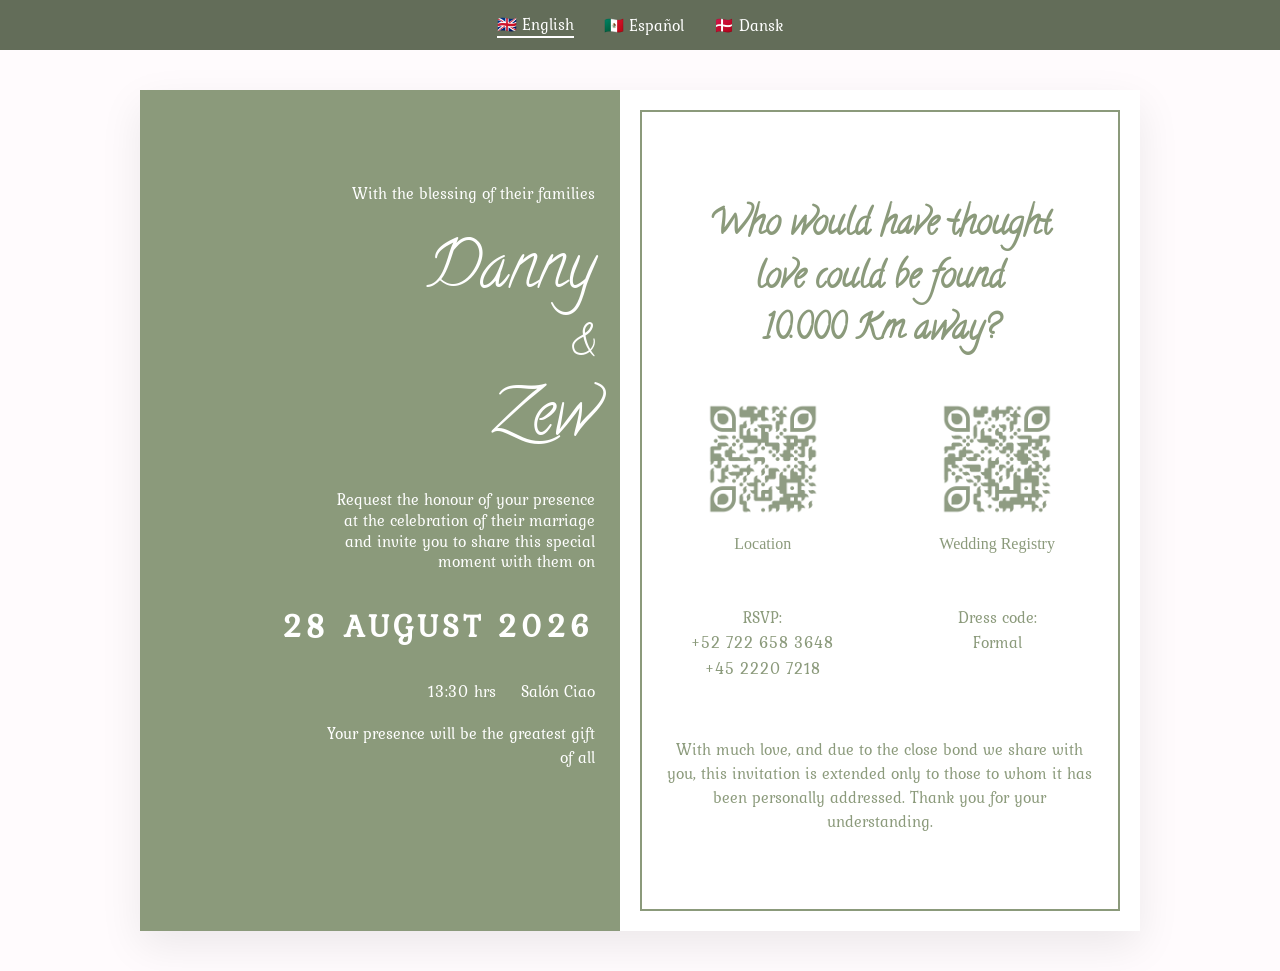
<file: index.html>
<!DOCTYPE html>
<html lang="en">
<head>
  <meta charset="UTF-8">
  <meta name="viewport" content="width=device-width, initial-scale=1.0">
  <title>Invitation</title>

  <!--  Your CSS file -->
  <link rel="stylesheet" href="styles.css">


</head>

<body>

  <div class="topnav">


  <!-- Language links -->
  <div class="nav-links" id="navLinks">
    <a href="index.html" class="active">
      <class="flag"> 🇬🇧 English
    </a>
    <a href="Español.html">
      <class="flag"> 🇲🇽 Español
    </a>
    <a href="Dansk.html">
      <class="flag"> 🇩🇰 Dansk
    </a>
  </div>

</head>

<body>


</div>


<script>
function toggleMenu() {
  document.getElementById("navLinks").classList.toggle("show");
}

</script>

<div class="card">

  <!-- LEFT -->
  <section class="left">
    <p class="intro">With the blessing of their families</p>

    <h1 class="names">
      Danny <span>&</span> Zew
    </h1>

    <p class="Request">
      Request the honour of your presence at the celebration of their marriage and invite you to share this special moment with them on
    </p>

    <h3 class="date">28 AUGUST 2026</h3>

    <p class="time">
      13:30 hrs &nbsp;&nbsp;&nbsp; Salón Ciao<br>
    </p>

    <p class="bottom">
      Your presence will be the greatest gift of all
    </p>
  </section>

  <!-- RIGHT -->
  <section class="right">
    <h2 class="quote">
      Who would have thought<br>
      love could be found<br>
      10.000 Km away?<br>
    </h2>
<div class="qr-row">

  <!-- Location -->
  <a href="https://www.google.com/maps/search/19.228065,+-99.549421?entry=tts&g_ep=EgoyMDI2MDMyNC4wIPu8ASoASAFQAw%3D%3D&skid=7c2e5774-79e9-4dad-acc8-8dc777362b14"
     target="_blank"
     class="qr-box">
    <img src="images/location-qr.png" class="qr-img" alt="Lokation QR">
    <p>Location</p>
  </a>

  <!-- Wedding Registry -->
  <a href="https://onskeskyen.dk/da/wishlists/gDbTXQRt3g6f5bCN"
     target="_blank"
     class="qr-box">
    <img src="images/wishlist-qr.png" class="qr-img" alt="Ønskeliste QR">
    <p>Wedding Registry</p>
  </a>

</div>


<div class="details">
  <p class="rsvp">
    RSVP: <br>
    +52 722 658 3648<br>
    +45 2220 7218
  </p>

  <p class="dress">
    Dress code:<br>
    Formal
  </p>


</div>

    <p class="footer">
      With much love, and due to the close bond we share with you,
      this invitation is extended only to those to whom it has been personally addressed.
      Thank you for your understanding.
    </p>
  </section>

</div>

</body>
</html>
</file>
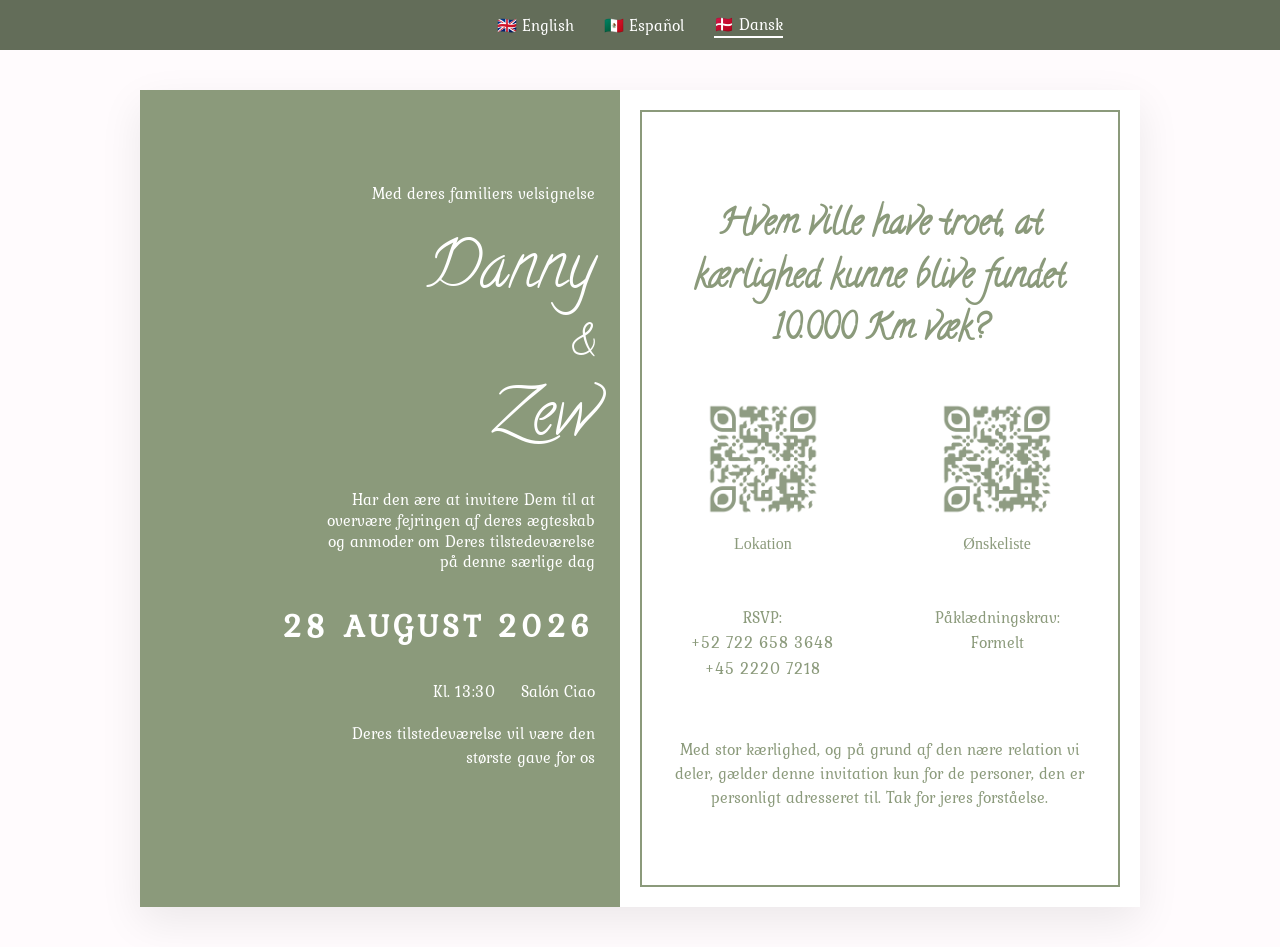
<file: Dansk.html>
<!DOCTYPE html>
<html lang="da">
<head>
  <meta charset="UTF-8">
  <meta name="viewport" content="width=device-width, initial-scale=1.0">
  <title>Invitation</title>

  <!--  Your CSS file -->
  <link rel="stylesheet" href="styles.css">


</head>

<body>

  <div class="topnav">


  <!-- Language links -->
  <div class="nav-links" id="navLinks">
    <a href="index.html">
      <class="flag"> 🇬🇧 English
    </a>
    <a href="Español.html">
      <class="flag"> 🇲🇽 Español
    </a>
    <a href="Dansk.html" class="active">
      <class="flag"> 🇩🇰 Dansk
    </a>
  </div>

</head>

<body>


</div>


<script>
function toggleMenu() {
  document.getElementById("navLinks").classList.toggle("show");
}

</script>

<div class="card">

  <!-- LEFT -->
  <section class="left">
    <p class="intro">Med deres familiers velsignelse</p>

    <h1 class="names">
      Danny <span>&</span> Zew
    </h1>

    <p class="Request">
      Har den ære at invitere Dem til at overvære fejringen af deres ægteskab
      og anmoder om Deres tilstedeværelse på denne særlige dag
    </p>

    <h3 class="date">28 AUGUST 2026</h3>

    <p class="time">
      Kl. 13:30 &nbsp;&nbsp;&nbsp; Salón Ciao<br>
    </p>

    <p class="bottom">
      Deres tilstedeværelse vil være den største gave for os
    </p>
  </section>

  <!-- RIGHT -->
  <section class="right">
    <h2 class="quote">
      Hvem ville have troet, at<br>
      kærlighed kunne blive fundet<br>
      10.000 Km væk?<br>
    </h2>
<div class="qr-row">

  <!-- Lokation -->
  <a href="https://www.google.com/maps/search/19.228065,+-99.549421?entry=tts&g_ep=EgoyMDI2MDMyNC4wIPu8ASoASAFQAw%3D%3D&skid=7c2e5774-79e9-4dad-acc8-8dc777362b14"
     target="_blank"
     class="qr-box">
    <img src="images/location-qr.png" class="qr-img" alt="Lokation QR">
    <p>Lokation</p>
  </a>

  <!-- Ønskeliste -->
  <a href="https://onskeskyen.dk/da/wishlists/gDbTXQRt3g6f5bCN"
     target="_blank"
     class="qr-box">
    <img src="images/wishlist-qr.png" class="qr-img" alt="Ønskeliste QR">
    <p>Ønskeliste</p>
  </a>

</div>


<div class="details">
  <p class="rsvp">
    RSVP:<br>
    +52 722 658 3648<br>
    +45 2220 7218
  </p>

  <p class="dress">
    Påklædningskrav:<br>
    Formelt
  </p>


</div>

    <p class="footer">
      Med stor kærlighed, og på grund af den nære relation vi deler,
      gælder denne invitation kun for de personer, den er personligt
      adresseret til. Tak for jeres forståelse.
    </p>
  </section>

</div>

</body>
</html>
</file>
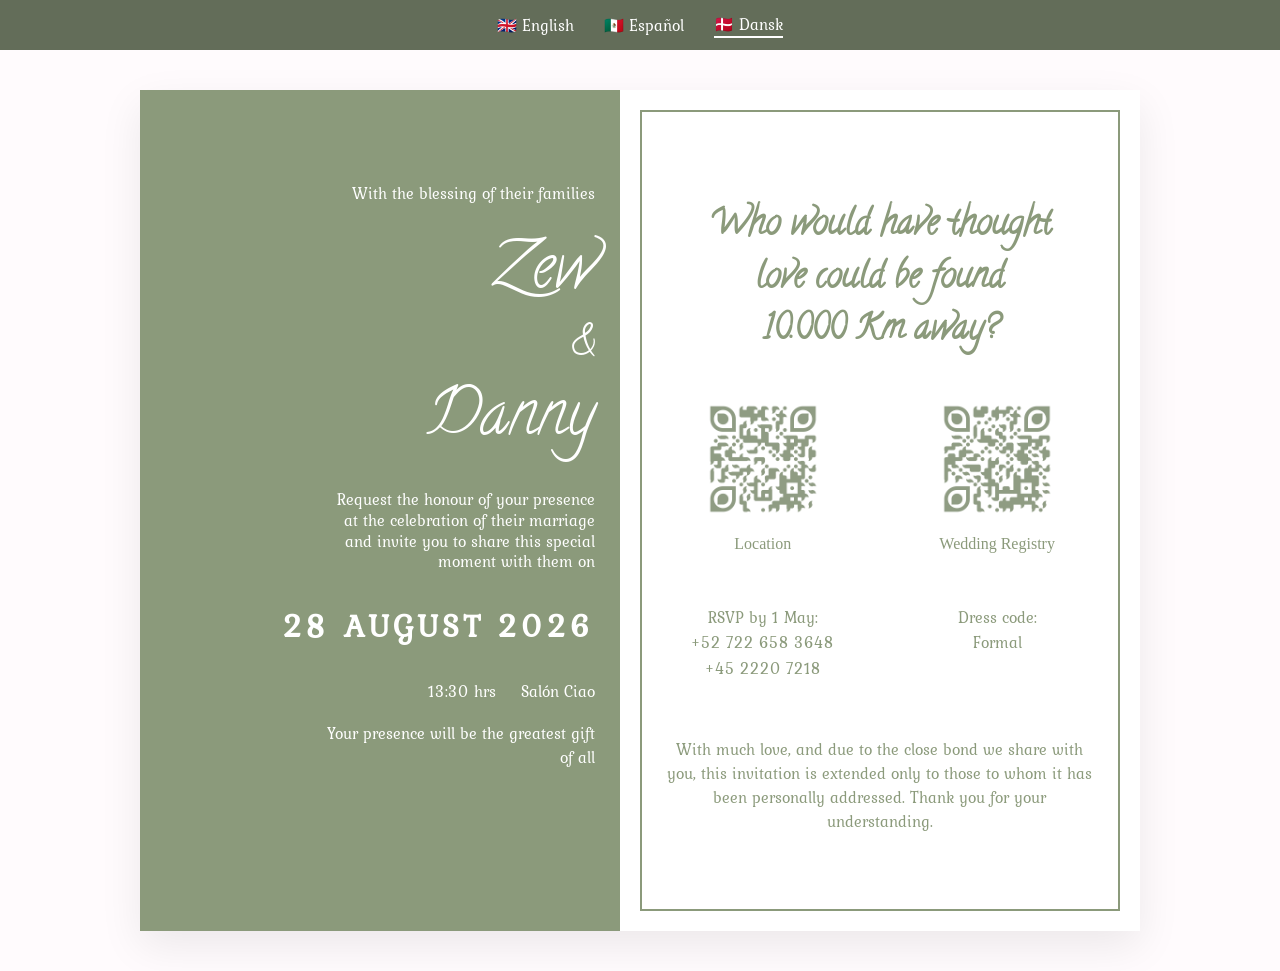
<file: English.html>
<!DOCTYPE html>
<html lang="en">
<head>
  <meta charset="UTF-8">
  <meta name="viewport" content="width=device-width, initial-scale=1.0">
  <title>Invitation</title>

  <!--  Your CSS file -->
  <link rel="stylesheet" href="styles.css">


</head>

<body>

  <div class="topnav">


  <!-- Language links -->
  <div class="nav-links" id="navLinks">
    <a href="index.html">
      <class="flag"> 🇬🇧 English
    </a>
    <a href="Español.html">
      <class="flag"> 🇲🇽 Español
    </a>
    <a href="Dansk.html" class="active">
      <class="flag"> 🇩🇰 Dansk
    </a>
  </div>

</head>

<body>


</div>


<script>
function toggleMenu() {
  document.getElementById("navLinks").classList.toggle("show");
}

</script>

<div class="card">

  <!-- LEFT -->
  <section class="left">
    <p class="intro">With the blessing of their families</p>

    <h1 class="names">
      Zew <span>&</span> Danny
    </h1>

    <p class="Request">
      Request the honour of your presence at the celebration of their marriage and invite you to share this special moment with them on
    </p>

    <h3 class="date">28 AUGUST 2026</h3>

    <p class="time">
      13:30 hrs &nbsp;&nbsp;&nbsp; Salón Ciao<br>
    </p>

    <p class="bottom">
      Your presence will be the greatest gift of all
    </p>
  </section>

  <!-- RIGHT -->
  <section class="right">
    <h2 class="quote">
      Who would have thought<br>
      love could be found<br>
      10.000 Km away?<br>
    </h2>
<div class="qr-row">

  <!-- Location -->
  <a href="https://www.google.com/maps/search/19.228065,+-99.549421?entry=tts&g_ep=EgoyMDI2MDMyNC4wIPu8ASoASAFQAw%3D%3D&skid=7c2e5774-79e9-4dad-acc8-8dc777362b14"
     target="_blank"
     class="qr-box">
    <img src="images/location-qr.png" class="qr-img" alt="Lokation QR">
    <p>Location</p>
  </a>

  <!-- Wedding Registry -->
  <a href="https://onskeskyen.dk/da/wishlists/gDbTXQRt3g6f5bCN"
     target="_blank"
     class="qr-box">
    <img src="images/wishlist-qr.png" class="qr-img" alt="Ønskeliste QR">
    <p>Wedding Registry</p>
  </a>

</div>


<div class="details">
  <p class="rsvp">
    RSVP  by  1  May:<br>
    +52 722 658 3648<br>
    +45 2220 7218
  </p>

  <p class="dress">
    Dress code:<br>
    Formal
  </p>


</div>

    <p class="footer">
      With much love, and due to the close bond we share with you,
      this invitation is extended only to those to whom it has been personally addressed.
      Thank you for your understanding.
    </p>
  </section>

</div>

</body>
</html>
</file>
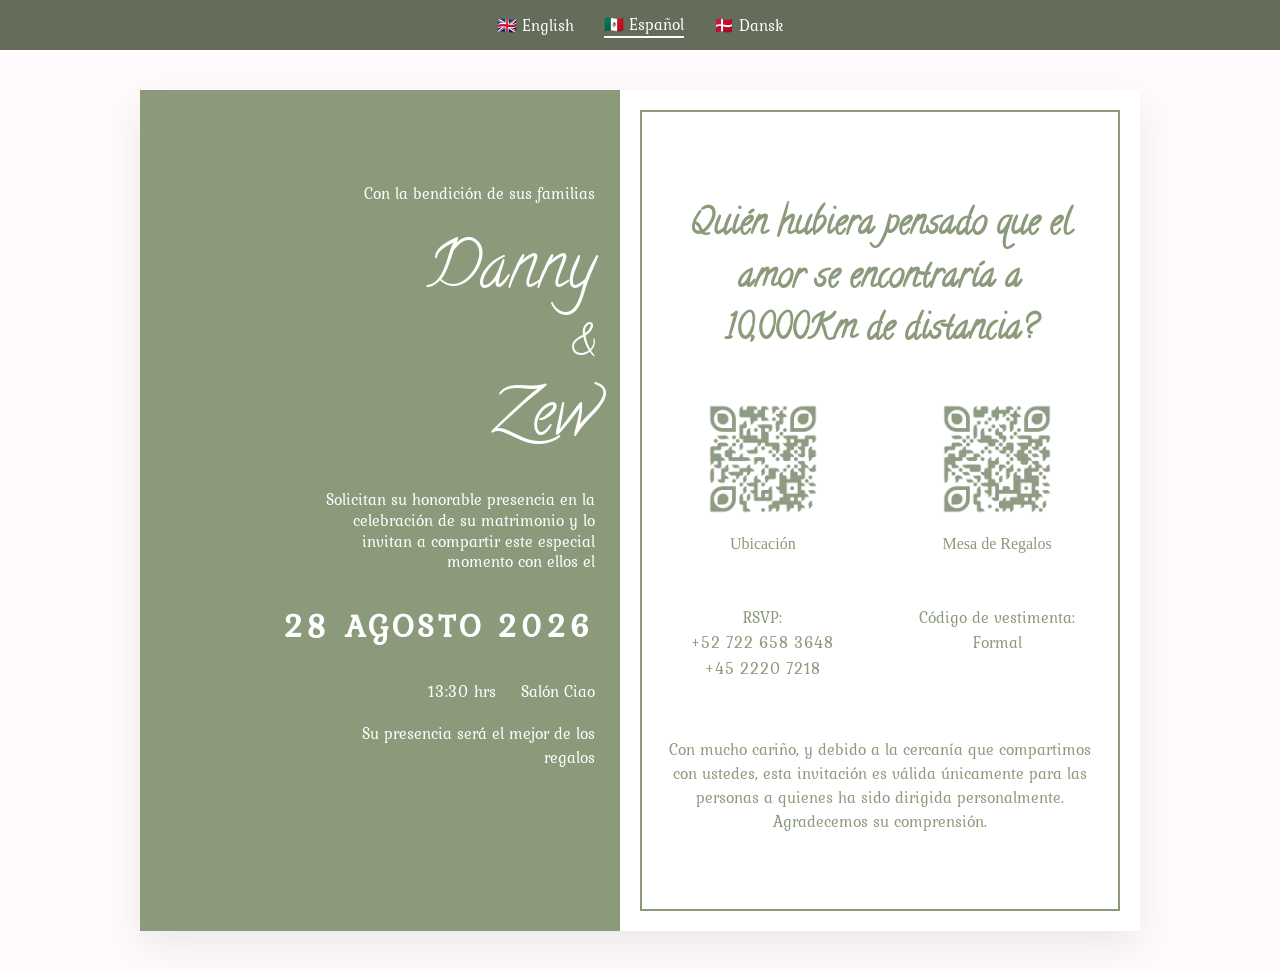
<file: Español.html>
<!DOCTYPE html>
<html lang="es">
<head>
  <meta charset="UTF-8">
  <meta name="viewport" content="width=device-width, initial-scale=1.0">
  <title>Invitation</title>

  <!--  Your CSS file -->
  <link rel="stylesheet" href="styles.css">


</head>

<body>

  <div class="topnav">


  <!-- Language links -->
  <div class="nav-links" id="navLinks">
    <a href="index.html">
      <class="flag"> 🇬🇧 English
    </a>
    <a href="Español.html" class="active">
      <class="flag"> 🇲🇽 Español
    </a>
    <a href="Dansk.html">
      <class="flag"> 🇩🇰 Dansk
    </a>
  </div>

</head>

<body>


</div>


<script>
function toggleMenu() {
  document.getElementById("navLinks").classList.toggle("show");
}

</script>

<div class="card">

  <!-- LEFT -->
  <section class="left">
    <p class="intro">Con la bendición de sus familias</p>

    <h1 class="names">
      Danny <span>&</span> Zew
    </h1>

    <p class="Request">
      Solicitan su honorable presencia en la celebración de su matrimonio y lo invitan a compartir este especial momento con ellos el
    </p>

    <h3 class="date">28 AGOSTO 2026</h3>

    <p class="time">
      13:30 hrs &nbsp;&nbsp;&nbsp; Salón Ciao<br>
    </p>

    <p class="bottom">
      Su presencia será el mejor de los regalos
    </p>
  </section>

  <!-- RIGHT -->
  <section class="right">
    <h2 class="quote">
      Quién hubiera pensado que el<br>
      amor se encontraría a<br>
      10,000Km de distancia?<br>
    </h2>
<div class="qr-row">

  <!-- Ubicación -->
  <a href="https://www.google.com/maps/search/19.228065,+-99.549421?entry=tts&g_ep=EgoyMDI2MDMyNC4wIPu8ASoASAFQAw%3D%3D&skid=7c2e5774-79e9-4dad-acc8-8dc777362b14"
     target="_blank"
     class="qr-box">
    <img src="images/location-qr.png" class="qr-img" alt="Lokation QR">
    <p>Ubicación</p>
  </a>

  <!-- Mesa de Regalos -->
  <a href="https://onskeskyen.dk/da/wishlists/gDbTXQRt3g6f5bCN"
     target="_blank"
     class="qr-box">
    <img src="images/wishlist-qr.png" class="qr-img" alt="Ønskeliste QR">
    <p>Mesa de Regalos</p>
  </a>

</div>


<div class="details">
  <p class="rsvp">
    RSVP:<br>
    +52 722 658 3648<br>
    +45 2220 7218
  </p>

  <p class="dress">
    Código de vestimenta:<br>
    Formal
  </p>


</div>

    <p class="footer">
      Con mucho cariño, y debido a la cercanía que compartimos con ustedes,
      esta invitación es válida únicamente para las personas a quienes ha sido dirigida personalmente.
      Agradecemos su comprensión.
    </p>
  </section>

</div>

</body>
</html>
</file>
<file: styles.css>
/* =========================
 *  FONTS
 = *======================== */
@font-face {
    font-family: 'Calligraffiti';
    src: url('fonts/Calligraffiti.ttf') format('truetype');
    font-weight: normal;
    font-style: normal;
}

@font-face {
    font-family: 'Kurale';
    src: url('fonts/Kurale-Regular.ttf') format('truetype');
    font-weight: normal;
    font-style: normal;
}

/* =========================
 *  GLOBAL
 = *======================== */
* {
    box-sizing: border-box;
}

body {
    margin: 0;
    background: #fffbfd;
    font-family: 'Playfair Display', serif;
}

/* =========================
 *  NAVBAR
 = *======================== */
.topnav {
    font-family: 'Kurale', serif;
    font-size: 16px;
    position: relative;
    background-color: #636d59;
    padding: 12px 20px;
}



/* Links container */
.nav-links {
    display: flex;
    justify-content: center;
    align-items: center;
    gap: 30px;
}

/* Links */
.nav-links a {
    display: flex;
    align-items: center;
    gap: 8px;
    color: white;
    text-decoration: none;
    font-size: 16px;
}

/* Active link */
.nav-links a.active {
    border-bottom: 2px solid white;
}

/* Flags */
.flag {
    width: 18px;
    height: 12px;
}

/* =========================
 *  CARD LAYOUT
 = *======================== */
.card {
    max-width: 1000px;
    margin: 40px auto;
    display: flex;
    background: white;
    box-shadow: 0 15px 40px rgba(0,0,0,0.08);
}

/* LEFT */
.left {
    width: 50%;
    background: #8b9a7b;
    color: #fff;
    padding: 75px 25px;
    text-align: right;
}

.intro {
    font-family: 'Kurale', serif;
    font-size: 16px;
}

.names {
    font-family: 'Calligraffiti';
    font-size: 64px;
    font-weight: 100;
    margin: 30px 0;
    line-height: 1.2;
}

.names span {
    display: block;
    font-size: 42px;
    margin: 10px 0;
}

.Request {
    font-family: 'Kurale', serif;
    font-size: 16px;
    line-height: 1.3;
    margin-left: auto;
    width: 270px;
}

.date {
    font-family: 'Kurale', serif;
    letter-spacing: 4px;
    font-size: 32px;
    margin: 30px 0;
}

.time {
    font-family: 'Kurale', serif;
    font-size: 16px;
    line-height: 1.6;
}

.bottom {
    font-family: 'Kurale', serif;
    font-size: 16px;
    margin-left: auto;
    width: 270px;
}

/* RIGHT */
.right {
    width: 50%;
    padding: 60px 25px;
    border: #8b9a7b 2.5px solid;
    margin: 20px;
    color: #8b9a7b;
}

.quote {
    font-family: 'Calligraffiti';
    font-size: 35px;
    text-align: center;
    line-height: 1.5;
    margin-bottom: 40px;
}

/* =========================
 *  QR SECTION
 = *======================== */
.qr-row {
    display: flex;
    justify-content: space-between;
    margin-bottom: 20px;
}

.qr-box {
    text-align: center;
    width: 45%;
    text-decoration: none;
    color: inherit;
}

.qr-box:hover {
    transform: scale(1.05);
}

.qr-img {
    width: 120px;
    height: 120px;
    display: block;
    margin: 0 auto 10px;
    border-radius: 6px;
}

.qr-box:hover .qr-img {
    box-shadow: 0 8px 20px rgba(0,0,0,0.15);
}

/* =========================
 *  DETAILS (ALIGNED WITH QR)
 = *======================== */
.details {
    display: flex;
    justify-content: space-between;
    margin-bottom: 30px;
}

.rsvp,
.dress {
    width: 45%;
    text-align: center;
    font-family: 'Kurale', serif;
    font-size: 16px;
    line-height: 1.6;
}

/* =========================
 *  FOOTER
 = *======================== */
.footer {
    font-family: 'Kurale', serif;
    margin-top: 40px;
    font-size: 16px;
    text-align: center;
}

/* =========================
 *  TABLET FIX (keep side-by-side longer)
 = *======================== */
@media (max-width: 600px) {

    /* Navbar */
    .nav-links {
        display: center;
        flex-direction: center;
        gap: 15px;
        margin-top: 15px;
    }

    .nav-links.show {
        display: flex;
    }

    /* Stack layout ONLY on small screens */
    .card {
        flex-direction: column;
    }

    .left   {
        width: 100%;
    }
    .right {
        width: 90%;
    }

    /* QR + details stack nicely */
    .qr-row,
    .details {
        flex-direction: column;
        align-items: center;
        gap: 20px;
    }

    .qr-box,
    .rsvp,
    .dress {
        width: 100%;
    }

    .names {
        font-size: 46px;
    }

    .quote {
        font-size: 24px;
    }
}
</file>
